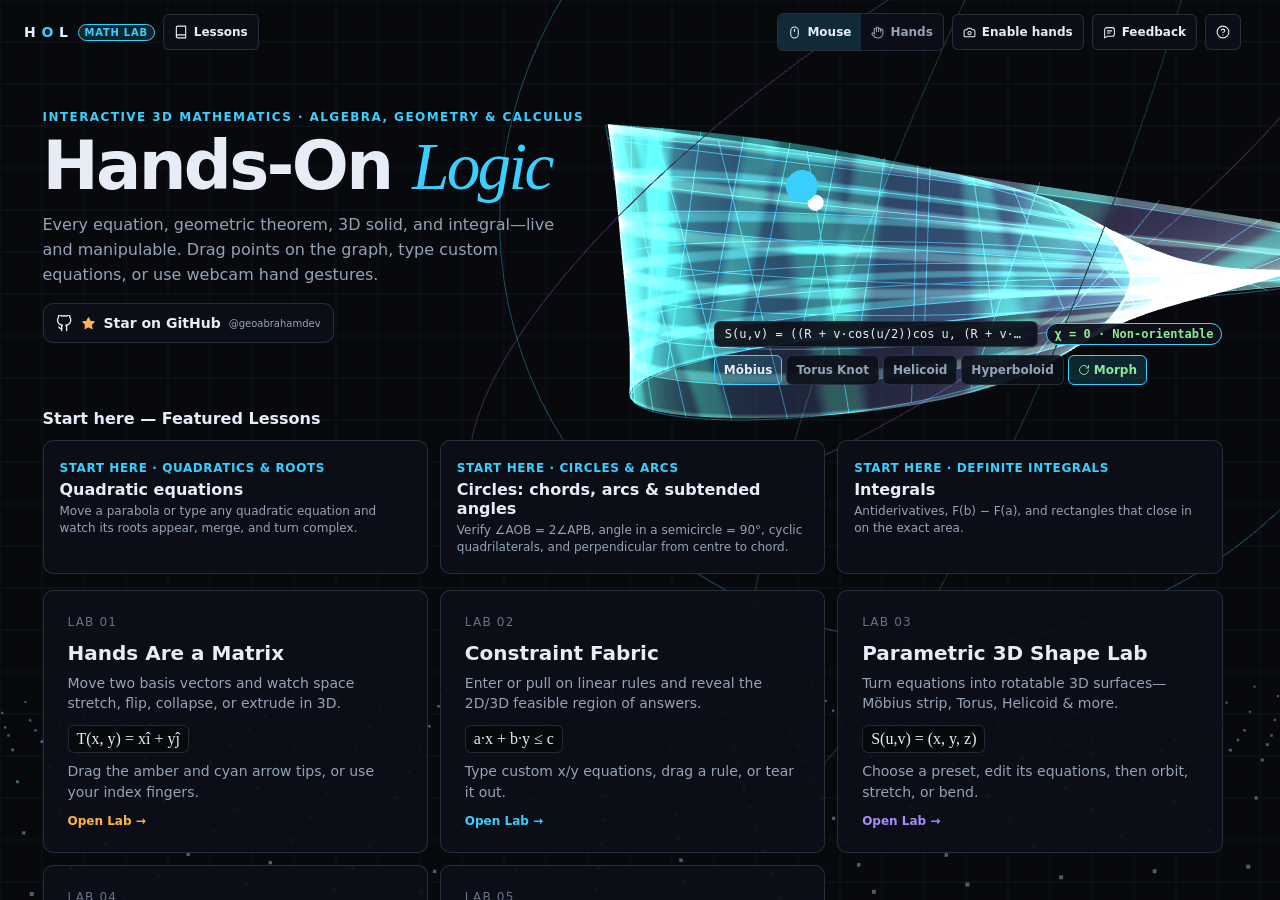
<file: index.html>
<!doctype html>
<html lang="en">
  <head>
    <meta charset="UTF-8" />
    <meta name="viewport" content="width=device-width, initial-scale=1.0" />
    <meta name="theme-color" content="#07090d" />
    <meta name="robots" content="index, follow, max-image-preview:large, max-snippet:-1, max-video-preview:-1" />
    <link rel="manifest" href="./manifest.webmanifest" />
    <link rel="icon" href="./app-icon.svg" type="image/svg+xml" />
    <meta
      name="description"
      content="Interactive school maths you move with your mouse or your hands: equations, coordinate geometry, conics, derivatives and integrals (Class 8–12)."
    />
    <meta property="og:type" content="website" />
    <meta property="og:locale" content="en_US" />
    <meta property="og:site_name" content="Hands-On Logic" />
    <meta property="og:title" content="Hands-On Logic — Interactive 3D Mathematics" />
    <meta
      property="og:description"
      content="Move equations, geometric theorems, 3D surfaces and integrals with your mouse, custom inputs or webcam hand gestures."
    />
    <meta property="og:url" content="https://geoabrahamdev.github.io/hands-on-logic-site/" />
    <meta property="og:image" content="https://geoabrahamdev.github.io/hands-on-logic-site/social-preview.png" />
    <meta property="og:image:width" content="1280" />
    <meta property="og:image:height" content="640" />
    <meta property="og:image:alt" content="Hands-On Logic interactive 3D mathematics homepage" />
    <meta name="twitter:card" content="summary_large_image" />
    <meta name="twitter:title" content="Hands-On Logic — Interactive 3D Mathematics" />
    <meta
      name="twitter:description"
      content="Move equations, geometric theorems, 3D surfaces and integrals with your mouse, custom inputs or webcam hand gestures."
    />
    <meta name="twitter:image" content="https://geoabrahamdev.github.io/hands-on-logic-site/social-preview.png" />
    <link rel="canonical" href="https://geoabrahamdev.github.io/hands-on-logic-site/" />
    <script type="application/ld+json">
      {
        "@context": "https://schema.org",
        "@type": "WebApplication",
        "name": "Hands-On Logic",
        "url": "https://geoabrahamdev.github.io/hands-on-logic-site/",
        "description": "A free interactive mathematics laboratory for exploring algebra, geometry, calculus, matrices, data, and manipulable 3D surfaces.",
        "applicationCategory": "EducationalApplication",
        "operatingSystem": "Any",
        "browserRequirements": "Requires JavaScript; WebGL is used for enhanced 3D visualizations.",
        "isAccessibleForFree": true,
        "offers": {
          "@type": "Offer",
          "price": "0",
          "priceCurrency": "USD"
        },
        "educationalUse": ["instruction", "self study", "demonstration"],
        "audience": {
          "@type": "EducationalAudience",
          "educationalRole": ["student", "teacher"]
        },
        "inLanguage": "en",
        "author": {
          "@type": "Person",
          "name": "Geo Abraham",
          "url": "https://github.com/geoabrahamdev"
        }
      }
    </script>
    <title>Hands-On Logic — Free Interactive Maths Lab (Class 8–12)</title>
    <script type="module" crossorigin src="./assets/index-BWX9AAp1.js"></script>
    <link rel="modulepreload" crossorigin href="./assets/demos-DNYmRfvY.js">
    <link rel="modulepreload" crossorigin href="./assets/lesson-engine-R3QehIHK.js">
    <link rel="stylesheet" crossorigin href="./assets/index-DL8adNbw.css">
  </head>
  <body>
    <div id="app"></div>
  </body>
</html>
</file>
<file: assets/index-DL8adNbw.css>
:root{--color-bg: #07090d;--color-surface-1: rgba(12, 16, 24, .92);--color-surface-2: rgba(20, 27, 39, .92);--color-surface-3: rgba(8, 12, 20, .97);--color-border: rgba(150, 170, 200, .2);--color-border-strong: #39d0ff;--color-text: #e6edf6;--color-text-dim: #95a3b8;--color-text-faint: #647387;--color-input: #ffb347;--color-primary: #39d0ff;--color-secondary: #a78bfa;--color-answer: #8ce99a;--color-conflict: #ff6b6b;--color-guide: #4b5b72;--color-primary-tint: rgba(57, 208, 255, .14);--color-input-tint: rgba(255, 179, 71, .14);--color-secondary-tint: rgba(167, 139, 250, .14);--color-answer-tint: rgba(140, 233, 154, .14);--color-conflict-tint: rgba(255, 107, 107, .14);--color-backdrop: rgba(7, 9, 13, .62);--shadow-drawer: -24px 0 80px rgba(7, 9, 13, .52);--font-sans: Inter, ui-sans-serif, system-ui, -apple-system, BlinkMacSystemFont, "Segoe UI", sans-serif;--font-math: "STIX Two Math", "Cambria Math", Georgia, "Times New Roman", serif;--font-mono: ui-monospace, "Cascadia Mono", Consolas, monospace;--text-xs: .75rem;--text-sm: .875rem;--text-md: 1rem;--text-lg: 1.25rem;--text-hero: clamp(2.2rem, 5.5vw, 4.2rem);--space-1: 4px;--space-2: 8px;--space-3: 12px;--space-4: 16px;--space-6: 24px;--space-8: 32px;--space-12: 48px;--radius-sm: 6px;--radius-md: 10px;--radius-lg: 14px;--z-stage: 0;--z-overlay: 10;--z-panel: 20;--z-topbar: 30;--z-modal: 40;--z-toast: 50;--motion-fast: .12s;--motion-base: .2s;--motion-slow: .32s;color:var(--color-text);background:var(--color-bg);font-family:var(--font-sans);font-synthesis:none}*{box-sizing:border-box}html,body,#app{width:100%;min-width:320px;height:100%;margin:0;overflow:hidden;background:var(--color-bg)}.ui-icon{display:inline-block;vertical-align:-2px;flex-shrink:0}button:focus-visible,a:focus-visible,input:focus-visible,.stage:focus-visible{outline:2px solid var(--color-border-strong);outline-offset:2px}.stage{display:block;position:fixed;top:0;right:0;bottom:0;left:0;z-index:var(--z-stage);touch-action:none;user-select:none;-webkit-user-select:none}.stage:focus-visible{outline-offset:-4px}.hud{position:fixed;top:0;right:0;bottom:0;left:0;z-index:var(--z-topbar);pointer-events:none;padding:var(--space-3) var(--space-6)}.hud.modal-open{z-index:var(--z-modal)}.hud.landing{overflow-y:auto;overscroll-behavior:contain;scrollbar-gutter:stable;pointer-events:auto;padding-bottom:var(--space-12)}.topbar{position:relative;z-index:var(--z-topbar);display:flex;align-items:center;justify-content:space-between;gap:var(--space-3);min-height:40px;pointer-events:auto}.brand-cluster,.top-actions{display:flex;align-items:center;gap:var(--space-2)}.wordmark,.back-link{display:inline-flex;align-items:center;gap:var(--space-1);color:var(--color-text);text-decoration:none}.wordmark{letter-spacing:.12em;font-size:var(--text-sm);font-weight:700}.wordmark span{color:var(--color-primary)}.version-pill{margin-left:var(--space-1);padding:2px 6px;border:1px solid var(--color-border-strong);border-radius:999px;background:var(--color-primary-tint);color:var(--color-primary);font-size:.62rem;letter-spacing:.08em}.nav-drawer-btn,.mode-button,.enable-hands,.feedback-button,.back-link{display:inline-flex;align-items:center;gap:6px;min-height:36px;padding:6px 10px;border:1px solid var(--color-border);border-radius:var(--radius-sm);background:var(--color-surface-1);color:var(--color-text);font:inherit;font-size:var(--text-xs);font-weight:600;cursor:pointer;transition:border-color var(--motion-fast) ease-out,background var(--motion-fast) ease-out}.nav-drawer-btn:hover,.enable-hands:hover,.feedback-button:hover,.feedback-button.active,.back-link:hover{border-color:var(--color-border-strong);background:var(--color-primary-tint)}.mode-toggle{display:inline-flex;border:1px solid var(--color-border);border-radius:var(--radius-sm);background:var(--color-surface-1)}.mode-button{border:0;background:transparent;color:var(--color-text-dim)}.mode-button:first-child{border-radius:var(--radius-sm) 0 0 var(--radius-sm)}.mode-button:last-child{border-radius:0 var(--radius-sm) var(--radius-sm) 0}.mode-button.active{background:var(--color-primary-tint);color:var(--color-text)}.icon-button{display:inline-flex;align-items:center;justify-content:center;width:36px;height:36px;border:1px solid var(--color-border);border-radius:var(--radius-sm);background:var(--color-surface-1);color:var(--color-text);cursor:pointer}.icon-button:hover{border-color:var(--color-border-strong)}.has-tooltip{position:relative}.has-tooltip[data-tooltip]:focus-visible:after{content:attr(data-tooltip);position:absolute;z-index:var(--z-toast);top:calc(100% + var(--space-2));right:0;width:max-content;max-width:min(280px,calc(100vw - 24px));padding:var(--space-2) var(--space-3);border:1px solid var(--color-border-strong);border-radius:var(--radius-sm);background:var(--color-surface-3);color:var(--color-text);font-size:var(--text-xs);font-weight:500;line-height:1.4;text-align:left;white-space:normal;pointer-events:none}@media (hover: hover){.has-tooltip[data-tooltip]:hover:after{content:attr(data-tooltip);position:absolute;z-index:var(--z-toast);top:calc(100% + var(--space-2));right:0;width:max-content;max-width:min(280px,calc(100vw - 24px));padding:var(--space-2) var(--space-3);border:1px solid var(--color-border-strong);border-radius:var(--radius-sm);background:var(--color-surface-3);color:var(--color-text);font-size:var(--text-xs);font-weight:500;line-height:1.4;text-align:left;white-space:normal;pointer-events:none}}.hud-toast,.hud-message{position:fixed;z-index:var(--z-toast);bottom:var(--space-6);left:50%;display:inline-flex;align-items:center;gap:var(--space-2);max-width:min(520px,calc(100vw - 32px));margin:0;padding:var(--space-2) var(--space-4);transform:translate(-50%);border:1px solid var(--color-border-strong);border-radius:var(--radius-sm);background:var(--color-surface-3);color:var(--color-text);font-size:var(--text-sm);pointer-events:auto}.hud-message{border-color:var(--color-input)}.hands-onboarding{position:fixed;z-index:var(--z-modal);bottom:var(--space-6);left:var(--space-6);width:min(380px,calc(100vw - 32px));padding:var(--space-4);border:1px solid var(--color-border-strong);border-radius:var(--radius-lg);background:var(--color-surface-3);pointer-events:auto}.onboarding-header{display:flex;align-items:center;justify-content:space-between;margin-bottom:var(--space-3);font-size:var(--text-sm)}.onboarding-steps{display:grid;grid-template-columns:repeat(3,1fr);gap:var(--space-2);margin:0;padding:0;list-style:none}.onboarding-steps li{display:flex;flex-direction:column;gap:var(--space-1);padding:var(--space-2);border:1px solid var(--color-border);border-radius:var(--radius-sm);background:var(--color-surface-1);font-size:var(--text-xs)}.onboarding-steps .step-icon{color:var(--color-primary)}.onboarding-steps small{color:var(--color-text-dim);line-height:1.35}.help-panel{position:fixed;z-index:var(--z-modal);top:64px;right:var(--space-6);width:min(340px,calc(100vw - 32px));padding:var(--space-6);border:1px solid var(--color-border);border-radius:var(--radius-lg);background:var(--color-surface-3);pointer-events:auto}.help-panel h2{margin:0 0 var(--space-4);font-size:var(--text-md)}.help-panel .close-help{position:absolute;top:var(--space-3);right:var(--space-3)}.help-panel dl{display:grid;grid-template-columns:92px 1fr;gap:var(--space-2);margin:0;color:var(--color-text-dim);font-size:var(--text-xs)}.help-panel dt{color:var(--color-primary);font-weight:700}.help-panel dd{margin:0}.hud.recording .topbar,.hud.recording .help-panel,.hud.recording .hud-message,.hud.recording .hud-toast{opacity:0;pointer-events:none}.feedback-backdrop{position:fixed;z-index:var(--z-modal);top:0;right:0;bottom:0;left:0;border:0;background:var(--color-backdrop);cursor:default;pointer-events:auto}.feedback-drawer{position:fixed;z-index:calc(var(--z-modal) + 1);top:0;right:0;width:min(420px,calc(100vw - 24px));height:100%;overflow-y:auto;padding:var(--space-8) var(--space-6);border-left:1px solid var(--color-border-strong);background:var(--color-surface-3);box-shadow:var(--shadow-drawer);pointer-events:auto}.feedback-header{display:flex;align-items:flex-start;justify-content:space-between;gap:var(--space-4)}.feedback-header h2{margin:0;color:var(--color-text);font-size:var(--text-lg)}.feedback-copy{margin:var(--space-4) 0;color:var(--color-text-dim);font-size:var(--text-sm);line-height:1.55}.feedback-contact{margin:var(--space-8) 0 var(--space-2);padding:var(--space-4);border:1px solid var(--color-border-strong);border-radius:var(--radius-md);background:var(--color-primary-tint);color:var(--color-text);font-size:var(--text-md);line-height:1.5}.feedback-contact a{color:var(--color-primary);font-weight:700;overflow-wrap:anywhere}.landing-content{width:min(1180px,100%);margin:0 auto}.landing-hero-row{display:grid;grid-template-columns:minmax(0,1.12fr) minmax(320px,.88fr);gap:var(--space-6);align-items:center;margin-top:var(--space-4)}.landing-copy{max-width:640px}.eyebrow{margin:0 0 var(--space-2);color:var(--color-primary);font-size:var(--text-xs);font-weight:700;letter-spacing:.12em;text-transform:uppercase}h1{margin:0;color:var(--color-text);font-size:var(--text-hero);font-weight:700;letter-spacing:-.04em;line-height:1.02}h1 em{color:var(--color-primary);font-family:var(--font-math);font-weight:400}.lede{max-width:520px;margin:var(--space-3) 0 0;color:var(--color-text-dim);font-size:var(--text-md);line-height:1.55}.github-star-button{display:inline-flex;align-items:center;gap:var(--space-2);min-height:40px;margin-top:var(--space-4);padding:7px 12px;border:1px solid var(--color-border);border-radius:var(--radius-md);background:var(--color-surface-1);color:var(--color-text);font-size:var(--text-xs);text-decoration:none;pointer-events:auto;transition:transform var(--motion-fast) ease-out,border-color var(--motion-fast) ease-out}.github-star-button:hover{transform:translateY(-1px);border-color:var(--color-input)}.github-star-button strong{font-size:var(--text-sm)}.github-star-button small{color:var(--color-text-dim)}.github-star-symbol{display:inline-flex;color:var(--color-input)}.github-star-symbol .ui-icon{fill:currentColor}.hero-stage-card{display:flex;flex-direction:column;gap:var(--space-2);padding:0;border:0;background:transparent;pointer-events:auto}.hero-stage-viewport{height:245px;cursor:grab;touch-action:none}.hero-stage-viewport:active{cursor:grabbing}@media (pointer: coarse){.hero-stage-viewport{touch-action:pan-y}}.hero-stage-meta{display:flex;align-items:center;justify-content:space-between;gap:var(--space-2)}.hero-stage-badge{flex-shrink:0;padding:3px 8px;border:1px solid var(--color-border-strong);border-radius:999px;background:var(--color-surface-1);color:var(--color-answer);font-family:var(--font-mono);font-size:var(--text-xs);font-weight:600}.hero-stage-eq{flex:1;min-width:0;padding:5px 10px;border:1px solid var(--color-border);border-radius:var(--radius-sm);background:var(--color-surface-1);color:var(--color-text);font-family:var(--font-mono);font-size:var(--text-xs);white-space:nowrap;overflow:hidden;text-overflow:ellipsis}.hero-stage-controls{display:flex;flex-wrap:wrap;gap:var(--space-1)}.hero-manifold-btn{display:inline-flex;align-items:center;gap:4px;min-height:30px;padding:4px 9px;border:1px solid var(--color-border);border-radius:var(--radius-sm);background:var(--color-surface-1);color:var(--color-text-dim);font:inherit;font-size:var(--text-xs);font-weight:600;cursor:pointer}.hero-manifold-btn:hover,.hero-manifold-btn.active{border-color:var(--color-border-strong);background:var(--color-primary-tint);color:var(--color-text)}.hero-manifold-btn.morph-toggle.active{color:var(--color-answer)}.hero-lite .hero-stage-controls,.hero-lite .hero-stage-badge{display:none}.landing-hero-row>*{min-width:0}.start-here-section{margin-top:var(--space-6)}.section-subtitle{margin:0 0 var(--space-3);color:var(--color-text);font-size:var(--text-md);font-weight:650}.starter-grid{display:grid;grid-template-columns:repeat(3,minmax(0,1fr));gap:var(--space-3)}.starter-card{border-color:var(--color-border-strong);background:var(--color-surface-2)}.demo-tiles{display:grid;grid-template-columns:repeat(3,minmax(0,1fr));gap:var(--space-3);margin-top:var(--space-4);pointer-events:auto}.demo-tile{display:flex;flex-direction:column;min-height:240px;padding:var(--space-6);border:1px solid var(--color-border);border-radius:var(--radius-md);background:var(--color-surface-1);color:var(--color-text);text-decoration:none;transition:transform var(--motion-base) ease-out,border-color var(--motion-base) ease-out}.demo-tile:hover{transform:translateY(-2px);border-color:var(--color-border-strong)}.demo-tile.amber:hover{border-color:var(--color-input)}.demo-tile.cyan:hover{border-color:var(--color-primary)}.demo-tile.violet:hover{border-color:var(--color-secondary)}.demo-tile.green:hover{border-color:var(--color-answer)}.tile-index{color:var(--color-text-faint);font-size:var(--text-xs);letter-spacing:.1em}.demo-tile h2{margin:var(--space-3) 0 var(--space-2);font-size:var(--text-lg)}.demo-tile p{margin:0;color:var(--color-text-dim);font-size:var(--text-sm);line-height:1.45}.tile-equation{display:block;width:fit-content;margin:var(--space-3) 0 var(--space-2);padding:var(--space-1) var(--space-2);border:1px solid var(--color-border);border-radius:var(--radius-sm);background:var(--color-bg);color:var(--color-text);font-family:var(--font-math);font-size:var(--text-md)}.tile-action{display:block;margin-top:auto;padding-top:var(--space-3);font-size:var(--text-xs);font-weight:650}.amber .tile-action{color:var(--color-input)}.cyan .tile-action{color:var(--color-primary)}.violet .tile-action{color:var(--color-secondary)}.green .tile-action{color:var(--color-answer)}.quick-start,.equation-guide{margin-top:var(--space-8)}.quick-start{display:grid;grid-template-columns:minmax(200px,.7fr) minmax(0,1.5fr);gap:var(--space-8);padding-top:var(--space-6);border-top:1px solid var(--color-border)}.quick-start h2{margin:0;font-size:var(--text-lg)}.quick-start ol{display:grid;margin:0;padding:0;list-style:none;counter-reset:steps}.quick-start li{display:grid;grid-template-columns:36px minmax(130px,.6fr) minmax(180px,1fr);gap:var(--space-3);align-items:baseline;padding:var(--space-3) 0;border-bottom:1px solid var(--color-border);font-size:var(--text-sm);counter-increment:steps}.quick-start li:before{content:"0" counter(steps);color:var(--color-primary);font-size:var(--text-xs);font-weight:700}.quick-start li span{color:var(--color-text-dim);line-height:1.5}.equation-guide{display:grid;grid-template-columns:repeat(3,minmax(0,1fr));gap:var(--space-3)}.equation-guide article{padding:var(--space-6);border:1px solid var(--color-border);border-radius:var(--radius-md);background:var(--color-surface-1)}.display-equation{margin:var(--space-3) 0;font-family:var(--font-math);font-size:var(--text-lg)}.equation-guide article:first-child .display-equation{color:var(--color-input)}.equation-guide article:nth-child(2) .display-equation{color:var(--color-primary)}.equation-guide article:last-child .display-equation{color:var(--color-secondary)}.equation-guide article>p:last-child{margin:0;color:var(--color-text-dim);font-size:var(--text-sm);line-height:1.5}.lesson-index{display:grid;gap:var(--space-6);margin:var(--space-8) 0 var(--space-12)}.chapter-chip-bar{display:flex;flex-wrap:wrap;gap:var(--space-2)}.chapter-chip{min-height:36px;padding:6px 12px;border:1px solid var(--color-border);border-radius:var(--radius-sm);background:var(--color-surface-1);color:var(--color-text-dim);font:inherit;font-size:var(--text-xs);font-weight:600;cursor:pointer}.chapter-chip.active,.chapter-chip:hover{border-color:var(--color-border-strong);background:var(--color-primary-tint);color:var(--color-text)}.lesson-chapter h2{margin:0 0 var(--space-2);font-size:var(--text-lg)}.lesson-chapter>p{margin:0 0 var(--space-3);color:var(--color-text-dim);font-size:var(--text-sm)}.lesson-cards{display:grid;grid-template-columns:repeat(auto-fill,minmax(240px,1fr));gap:var(--space-3)}.lesson-card{display:block;padding:var(--space-4);border:1px solid var(--color-border);border-radius:var(--radius-md);background:var(--color-surface-1);color:var(--color-text);text-decoration:none;pointer-events:auto;transition:border-color var(--motion-fast) ease-out,transform var(--motion-fast) ease-out}.lesson-card:hover{border-color:var(--color-border-strong);transform:translateY(-2px)}.lesson-card .class-label{color:var(--color-primary);font-size:var(--text-xs);font-weight:700;text-transform:uppercase;letter-spacing:.05em}.lesson-card h3{margin:var(--space-1) 0;font-size:var(--text-md)}.lesson-card p{margin:0;color:var(--color-text-dim);font-size:var(--text-xs);line-height:1.45}.demo-guide{position:fixed;z-index:var(--z-panel);top:68px;right:var(--space-6);width:min(380px,calc(100vw - 32px));max-height:calc(100vh - 88px);overflow-y:auto;padding:var(--space-4);border:1px solid var(--color-border);border-radius:var(--radius-lg);background:var(--color-surface-1);color:var(--color-text-dim);pointer-events:auto;scrollbar-width:thin}.guide-kicker{margin:0 0 var(--space-2);color:var(--color-primary);font-size:var(--text-xs);font-weight:700;letter-spacing:.08em;text-transform:uppercase}.guide-equation{color:var(--color-text);font-family:var(--font-math);font-size:var(--text-lg)}.matrix-guide .guide-equation:first-of-type{color:var(--color-input)}.fabric-guide .guide-equation:first-of-type{color:var(--color-primary)}.guide-equation.secondary{margin-top:var(--space-1);color:var(--color-text-dim);font-size:var(--text-md)}.scenario-segmented,.guide-button-row,.shape-tool-row{display:grid;grid-template-columns:repeat(3,1fr);gap:var(--space-2);margin-top:var(--space-3)}.demo-guide button{display:inline-flex;align-items:center;justify-content:center;gap:var(--space-1);min-height:36px;padding:6px 10px;border:1px solid var(--color-border);border-radius:var(--radius-sm);background:var(--color-surface-2);color:var(--color-text);font:inherit;font-size:var(--text-xs);font-weight:600;cursor:pointer}.demo-guide button:hover,.demo-guide button.active{border-color:var(--color-border-strong);background:var(--color-primary-tint)}.demo-guide .primary-action{border-color:var(--color-border-strong);background:var(--color-primary-tint);color:var(--color-primary);font-weight:700}.constraint-form,.shape-form{display:grid;gap:var(--space-2);margin-top:var(--space-3)}.constraint-form label,.shape-form label span{color:var(--color-text-dim);font-size:var(--text-xs);font-weight:600}.shape-form label{display:grid;gap:var(--space-1)}.constraint-form input,.shape-form input{width:100%;min-height:36px;padding:6px 10px;border:1px solid var(--color-border);border-radius:var(--radius-sm);background:var(--color-bg);color:var(--color-text);font:var(--text-xs) var(--font-mono);font-variant-numeric:tabular-nums}.inline-form{display:grid;grid-template-columns:1fr auto;gap:var(--space-2)}.example-row{display:flex;align-items:center;justify-content:space-between;gap:var(--space-2);margin-top:var(--space-2);color:var(--color-text-faint);font-size:var(--text-xs)}.preset-row{display:grid;grid-template-columns:repeat(3,1fr);gap:var(--space-1);margin:var(--space-2) 0}.tool-hint{margin:var(--space-2) 0 0;color:var(--color-text-dim);font-size:var(--text-xs);line-height:1.4}.deformation-controls,.live-orientation{margin-top:var(--space-3);padding:var(--space-3);border:1px solid var(--color-border);border-radius:var(--radius-md);background:var(--color-bg);font-variant-numeric:tabular-nums}.deformation-control-heading,.orientation-heading{display:flex;align-items:baseline;justify-content:space-between;gap:var(--space-2);margin-bottom:var(--space-2);font-size:var(--text-xs);color:var(--color-text)}.deformation-slider-grid{display:grid;grid-template-columns:repeat(2,minmax(0,1fr));gap:var(--space-2)}.deformation-slider{display:grid;gap:var(--space-1);font-size:var(--text-xs)}.deformation-slider>span{display:flex;justify-content:space-between;color:var(--color-text-dim)}.deformation-slider output,.orientation-heading output,.orientation-equations output,.rotation-matrix output{color:var(--color-secondary);font-family:var(--font-mono);font-size:var(--text-xs);font-variant-numeric:tabular-nums}.deformation-slider input{width:100%;accent-color:var(--color-secondary);cursor:ew-resize}.parameter-grid{display:grid;grid-template-columns:repeat(4,minmax(0,1fr));gap:var(--space-2)}.orientation-result{display:grid;gap:var(--space-2)}.orientation-equations{display:grid;gap:var(--space-1)}.matrix-wrap{display:flex;align-items:center;gap:var(--space-2);font-family:var(--font-mono);font-size:var(--text-xs)}.rotation-matrix{display:grid;width:168px;grid-template-columns:repeat(3,1fr);gap:2px 6px;padding:2px 6px;border-left:1px solid var(--color-secondary);border-right:1px solid var(--color-secondary)}.deformation-popover{position:fixed;z-index:var(--z-overlay);top:164px;left:var(--space-6);width:min(500px,36vw);padding:var(--space-3) var(--space-4);border:1px solid var(--color-border);border-radius:var(--radius-md);background:var(--color-surface-1);pointer-events:none;font-variant-numeric:tabular-nums}.deformation-popover-heading{display:flex;align-items:center;justify-content:space-between;margin-bottom:var(--space-2);color:var(--color-secondary);font-size:var(--text-xs);font-weight:700;text-transform:uppercase}.deformation-pipeline{display:flex;align-items:center;gap:var(--space-2);font-size:var(--text-xs)}.deformation-pipeline>div{display:grid;gap:2px;font-family:var(--font-mono);color:var(--color-text)}.lesson-panel{position:fixed;z-index:var(--z-panel);top:64px;right:var(--space-6);bottom:var(--space-4);width:390px;overflow-x:hidden;overflow-y:auto;padding:var(--space-4);border:1px solid var(--color-border);border-radius:var(--radius-lg);background:var(--color-surface-1);color:var(--color-text);font-size:var(--text-sm);line-height:1.5;pointer-events:auto;scrollbar-width:thin;font-variant-numeric:tabular-nums}.lesson-panel.dock-left{right:auto;left:var(--space-6)}.lesson-panel.collapsed{bottom:auto;height:auto;max-height:112px;overflow:hidden}.lesson-panel.collapsed .lesson-body{display:none}.lesson-top-header{margin-bottom:var(--space-3)}.lesson-breadcrumb-row{display:flex;align-items:center;justify-content:space-between;gap:var(--space-2);margin-bottom:var(--space-1)}.lesson-kicker{margin:0;color:var(--color-primary);font-size:var(--text-xs);font-weight:700;letter-spacing:.04em;text-transform:uppercase}.sheet-pos-group{display:none;gap:var(--space-1)}.sheet-pos-btn{padding:3px 7px;border:1px solid var(--color-border);border-radius:var(--radius-sm);background:var(--color-surface-2);color:var(--color-text-dim);font:inherit;font-size:var(--text-xs);cursor:pointer}.sheet-pos-btn.active{border-color:var(--color-border-strong);color:var(--color-text);background:var(--color-primary-tint)}.lesson-panel h2{margin:0 0 var(--space-1);color:var(--color-text);font-size:var(--text-lg);line-height:1.2}.lesson-hint{margin:0 0 var(--space-2);color:var(--color-text-dim);font-size:var(--text-xs);line-height:1.4}.lesson-key-result{padding:var(--space-2) var(--space-3);border:1px solid var(--color-border-strong);border-radius:var(--radius-sm);background:var(--color-answer-tint);color:var(--color-answer);font-family:var(--font-mono);font-size:var(--text-sm);font-weight:700;font-variant-numeric:tabular-nums;transition:background var(--motion-slow) ease-out}.lesson-key-result:empty{display:none}.lesson-key-result.flash{background:var(--color-primary-tint)}.lesson-challenge{margin:0 0 var(--space-3);padding:var(--space-2) var(--space-3);border:1px solid var(--color-input);border-radius:var(--radius-sm);background:var(--color-input-tint);color:var(--color-text);font-size:var(--text-xs)}.lesson-challenge.solved{border-color:var(--color-answer);background:var(--color-answer-tint)}.lesson-challenge code{display:inline-block;margin-top:2px;color:var(--color-text);font-weight:700}.challenge-next{margin-left:var(--space-2);padding:4px 8px;border:1px solid var(--color-answer);border-radius:var(--radius-sm);background:var(--color-surface-2);color:var(--color-text);font:inherit;font-size:var(--text-xs);cursor:pointer}.lesson-variants{display:flex;flex-wrap:wrap;gap:var(--space-1);margin-bottom:var(--space-3)}.lesson-variants button{min-height:34px;padding:5px 10px;border:1px solid var(--color-border);border-radius:var(--radius-sm);background:var(--color-surface-2);color:var(--color-text-dim);font:inherit;font-size:var(--text-xs);font-weight:600;cursor:pointer}.lesson-variants button.active{border-color:var(--color-border-strong);background:var(--color-primary-tint);color:var(--color-text)}.lesson-equations,.lesson-inputs{margin-bottom:var(--space-3);padding:var(--space-3);border:1px solid var(--color-border);border-radius:var(--radius-md);background:var(--color-bg)}.lesson-inputs:empty{display:none}.inputs-header{margin-bottom:var(--space-2);color:var(--color-text-dim);font-size:var(--text-xs);font-weight:700;letter-spacing:.05em;text-transform:uppercase}.lesson-eq-list,.handle-input-grid{display:grid;gap:var(--space-2)}.lesson-eq-label{display:block;margin-bottom:var(--space-1);color:var(--color-text);font-size:var(--text-xs);font-weight:600}.lesson-eq-row{display:flex;gap:var(--space-2)}.lesson-eq-input{flex:1;min-width:0;min-height:36px;padding:5px 8px;border:1px solid var(--color-border);border-radius:var(--radius-sm);background:var(--color-surface-1);color:var(--color-text);font:var(--text-xs) var(--font-mono)}.lesson-eq-apply{min-height:36px;padding:5px 12px;border:1px solid var(--color-border-strong);border-radius:var(--radius-sm);background:var(--color-primary-tint);color:var(--color-text);font:inherit;font-size:var(--text-xs);font-weight:600;cursor:pointer}.eq-preset-row{display:flex;flex-wrap:wrap;gap:var(--space-1);margin-top:var(--space-2)}.eq-preset-chip{min-height:30px;padding:4px 8px;border:1px solid var(--color-border);border-radius:999px;background:var(--color-surface-2);color:var(--color-text-dim);font:inherit;font-size:var(--text-xs);cursor:pointer}.eq-preset-chip:hover,.eq-preset-chip.active{border-color:var(--color-border-strong);background:var(--color-primary-tint);color:var(--color-text)}.lesson-eq-error{margin:var(--space-1) 0 0;color:var(--color-conflict);font-size:var(--text-xs);font-weight:600}.handle-control-block{padding-bottom:var(--space-2);border-bottom:1px solid var(--color-border)}.handle-control-block:last-child{padding-bottom:0;border-bottom:0}.handle-input-row{display:grid;grid-template-columns:minmax(84px,1fr) 82px 82px;gap:var(--space-2);align-items:center}.param-input-row{display:flex;align-items:center;justify-content:space-between;gap:var(--space-2)}.param-number-wrap{display:inline-flex;align-items:center;gap:var(--space-1);color:var(--color-text-dim);font-size:var(--text-xs)}.param-number-wrap input{width:84px}.handle-slider-row{display:grid;grid-template-columns:1fr 1fr;gap:var(--space-2);margin-top:var(--space-1)}.param-slider-row{margin-top:var(--space-1)}.handle-slider-row input[type=range],.param-slider-row input[type=range]{width:100%;height:20px;accent-color:var(--color-input);cursor:pointer}.handle-badge{display:inline-flex;align-items:center;gap:6px;color:var(--color-text);font-size:var(--text-xs);font-weight:600;overflow:hidden;text-overflow:ellipsis;white-space:nowrap}.handle-badge i{width:8px;height:8px;border-radius:50%;flex-shrink:0}.handle-input-row label{display:flex;align-items:center;gap:var(--space-1);color:var(--color-text-dim);font-size:var(--text-xs)}.handle-input-row input,.param-number-wrap input{min-height:32px;padding:4px 6px;border:1px solid var(--color-border);border-radius:var(--radius-sm);background:var(--color-surface-1);color:var(--color-text);font:var(--text-xs) var(--font-mono);font-variant-numeric:tabular-nums}.teacher-step-bar{display:flex;align-items:center;justify-content:space-between;gap:var(--space-2);margin-bottom:var(--space-2);padding:var(--space-1) var(--space-2);border:1px solid var(--color-border);border-radius:var(--radius-sm);background:var(--color-surface-2);color:var(--color-text-dim);font-size:var(--text-xs);font-weight:600}.teacher-step-btns{display:flex;gap:var(--space-1)}.teacher-step-btns button{min-height:28px;padding:2px 8px;border:1px solid var(--color-border);border-radius:var(--radius-sm);background:var(--color-surface-1);color:var(--color-text);font:inherit;font-size:var(--text-xs);cursor:pointer}.teacher-step-btns button.active{border-color:var(--color-border-strong);background:var(--color-primary-tint)}.teacher-step-btns button:disabled{opacity:.35;cursor:default}.step-block{margin:0 0 var(--space-2);padding:var(--space-2) var(--space-3);border-left:3px solid var(--color-border);border-radius:0 var(--radius-sm) var(--radius-sm) 0;background:var(--color-surface-2)}.step-block.result{border-left-color:var(--color-answer);background:var(--color-answer-tint)}.step-block.warn{border-left-color:var(--color-input);background:var(--color-input-tint)}.step-block h3{margin:0 0 var(--space-1);color:var(--color-text);font-size:var(--text-xs)}.step-block ol{margin:0;padding:0;list-style:none;font-family:var(--font-mono);font-size:var(--text-xs);font-variant-numeric:tabular-nums}.step-block li{padding:1px 0;overflow-wrap:anywhere;white-space:pre-wrap}.lesson-toolbar-footer{margin-top:var(--space-3);padding-top:var(--space-3);border-top:1px solid var(--color-border)}.lesson-action-bar{display:flex;align-items:center;gap:var(--space-2);position:relative}.lesson-action-btn{display:inline-flex;align-items:center;gap:5px;min-height:36px;padding:6px 10px;border:1px solid var(--color-border);border-radius:var(--radius-sm);background:var(--color-surface-2);color:var(--color-text);font:inherit;font-size:var(--text-xs);font-weight:600;cursor:pointer}.lesson-action-btn:hover,.lesson-action-btn.active{border-color:var(--color-border-strong);background:var(--color-primary-tint)}.more-menu-wrap{position:relative;margin-left:auto}.more-menu{position:absolute;z-index:var(--z-modal);bottom:calc(100% + var(--space-2));right:0;display:grid;gap:var(--space-1);min-width:210px;padding:var(--space-2);border:1px solid var(--color-border-strong);border-radius:var(--radius-md);background:var(--color-surface-3)}.more-menu[hidden]{display:none}.more-item{display:flex;align-items:center;gap:var(--space-2);width:100%;min-height:34px;padding:6px 10px;border:0;border-radius:var(--radius-sm);background:transparent;color:var(--color-text);font:inherit;font-size:var(--text-xs);text-align:left;cursor:pointer}.more-item:hover,.more-item.active{background:var(--color-primary-tint);color:var(--color-primary)}.lesson-controls{margin:var(--space-2) 0 0;color:var(--color-text-faint);font-size:var(--text-xs)}body.recording .lesson-toolbar-footer,body.recording .lesson-variants,body.recording .lesson-inputs,body.recording .demo-guide{display:none}.pattern-group-title{margin:var(--space-2) 0 var(--space-1);color:var(--color-text-faint);font-size:var(--text-xs);font-weight:700;letter-spacing:.08em;text-transform:uppercase}.hidden-tag{margin-left:2px;color:var(--color-input);font-size:10px;font-weight:700}.pattern-help{margin:var(--space-1) 0 var(--space-2);color:var(--color-text-dim);font-size:var(--text-xs);line-height:1.45}.pattern-rule{margin:var(--space-2) 0;color:var(--color-text-dim);font:var(--text-xs) var(--font-mono);overflow-wrap:anywhere}.pattern-lesson-link{display:inline-flex;align-items:center;gap:6px;margin-bottom:var(--space-2);color:var(--color-primary);font-size:var(--text-xs);font-weight:600;text-decoration:none}.pattern-lesson-link:hover{text-decoration:underline}.pattern-random-row,.pattern-zoom-row,.pattern-sweep-row{display:flex;flex-wrap:wrap;align-items:center;gap:var(--space-2);margin-bottom:var(--space-3)}.pattern-random.active{border-color:var(--color-input);background:var(--color-input-tint);color:var(--color-input)}.pattern-tabs button{flex:1}.pattern-tab-content{min-height:120px}.pattern-select{flex:1;font-family:inherit}.pattern-details{margin-top:var(--space-2);color:var(--color-text-dim);font-size:var(--text-xs)}.pattern-details summary{min-height:32px;padding:6px 0;color:var(--color-text);font-weight:600;cursor:pointer}.pattern-details ol,.pattern-details ul{margin:0;padding-left:var(--space-4)}.pattern-details li{margin:2px 0}.pattern-link{padding:4px 0;border:0;background:none;color:var(--color-primary);font:inherit;text-align:left;cursor:pointer}.pattern-link:hover{text-decoration:underline}.digit-bars{position:relative;display:grid;grid-template-columns:repeat(10,1fr);gap:4px;height:96px;margin:var(--space-2) 0}.digit-bar{display:flex;flex-direction:column;justify-content:flex-end;align-items:center;gap:2px;min-width:0}.digit-bar span{width:100%;min-height:2px;border-radius:2px 2px 0 0;background:var(--color-primary)}.digit-bar b{color:var(--color-text-dim);font:600 var(--text-xs) var(--font-mono);line-height:16px}.digit-even{position:absolute;left:0;right:0;border-top:1px dashed var(--color-input);pointer-events:none}body.recording .pattern-panel{display:none}body.recording,body.recording .stage{cursor:none}.studio-panel{display:flex;flex-direction:column}.studio-panel .lesson-body{min-height:0;overflow-y:auto}.studio-tabs{display:grid;grid-template-columns:repeat(3,1fr);gap:var(--space-1);margin:var(--space-3) 0;padding:3px;border:1px solid var(--color-border);border-radius:var(--radius-sm);background:var(--color-bg)}.studio-tabs button,.studio-tool-grid button,.studio-toggle-grid button,.studio-inline button,.studio-actions button,.eq-preset-row button{min-height:34px;padding:5px 9px;border:1px solid var(--color-border);border-radius:var(--radius-sm);background:var(--color-surface-2);color:var(--color-text-dim);font:inherit;font-size:var(--text-xs);font-weight:600;cursor:pointer}.studio-tabs button.active,.studio-tool-grid button.active,.studio-toggle-grid button.active,.studio-inline button.active{border-color:var(--color-border-strong);background:var(--color-primary-tint);color:var(--color-text)}.studio-section h3{margin:var(--space-3) 0 var(--space-2);color:var(--color-text-dim);font-size:var(--text-xs);letter-spacing:.05em;text-transform:uppercase}.studio-help{margin:0 0 var(--space-3);color:var(--color-text-dim);font-size:var(--text-xs);line-height:1.45}.studio-help code{color:var(--color-primary);font-family:var(--font-mono)}.studio-expressions{display:grid;gap:var(--space-2)}.studio-expression{display:grid;grid-template-columns:48px minmax(0,1fr) 42px;gap:var(--space-1);align-items:center;padding:var(--space-1);border:1px solid transparent;border-radius:var(--radius-sm)}.studio-expression.selected{border-color:var(--color-border);background:var(--color-surface-2)}.studio-expression input,.studio-section textarea,.studio-number-grid input,.studio-inline select{width:100%;min-width:0;min-height:34px;padding:5px 7px;border:1px solid var(--color-border);border-radius:var(--radius-sm);background:var(--color-bg);color:var(--color-text);font:var(--text-xs) var(--font-mono)}.studio-expression>button{min-height:34px;border:1px solid var(--color-border);border-radius:var(--radius-sm);background:var(--color-surface-1);color:var(--color-text);font:600 var(--text-xs) var(--font-sans);cursor:pointer}.studio-expression .studio-color{border-left:4px solid var(--expr-color)}.studio-expression .lesson-eq-error{grid-column:1 / -1}.studio-range{display:grid;grid-template-columns:20px 1fr 70px;gap:var(--space-2);align-items:center;margin:var(--space-1) 0;color:var(--color-text);font:600 var(--text-xs) var(--font-mono)}.studio-range input[type=range]{width:100%;accent-color:var(--color-primary)}.studio-range input[type=number]{min-width:0;min-height:30px;padding:4px 5px;border:1px solid var(--color-border);border-radius:var(--radius-sm);background:var(--color-bg);color:var(--color-text);font:inherit}.studio-inline{display:flex;flex-wrap:wrap;align-items:center;gap:var(--space-2);margin:var(--space-2) 0}.studio-inline label{display:flex;align-items:center;gap:var(--space-2);color:var(--color-text-dim);font-size:var(--text-xs)}.studio-inline select{width:58px}.studio-toggle-grid,.studio-tool-grid{display:grid;grid-template-columns:repeat(3,1fr);gap:var(--space-1);margin:var(--space-2) 0}.studio-number-grid{display:grid;grid-template-columns:repeat(3,1fr);gap:var(--space-2);margin:var(--space-2) 0}.studio-number-grid label{color:var(--color-text-dim);font-size:10px;text-transform:uppercase}.studio-number-grid input{margin-top:3px}.studio-table-wrap{max-height:190px;overflow:auto;margin-top:var(--space-2);border:1px solid var(--color-border);border-radius:var(--radius-sm)}.studio-table-wrap table{width:100%;border-collapse:collapse;font:var(--text-xs) var(--font-mono)}.studio-table-wrap th,.studio-table-wrap td{padding:4px 8px;border-bottom:1px solid var(--color-border);text-align:right}.studio-metric-list{margin-top:var(--space-3);padding:var(--space-2);border:1px solid var(--color-border);border-radius:var(--radius-sm);background:var(--color-bg)}.studio-metric-list p{margin:0;padding:3px 0;color:var(--color-text-dim);font:var(--text-xs) var(--font-mono);overflow-wrap:anywhere}.studio-section textarea{resize:vertical;line-height:1.45}.studio-section [data-data-form] button{width:100%;min-height:36px;margin-top:var(--space-2);border:1px solid var(--color-border-strong);border-radius:var(--radius-sm);background:var(--color-primary-tint);color:var(--color-text);font-weight:700;cursor:pointer}.studio-actions{display:flex;flex-wrap:wrap;gap:var(--space-1);margin-top:var(--space-3);padding-top:var(--space-3);border-top:1px solid var(--color-border)}body.recording .studio-panel{display:none}.holo-nav-modal{position:fixed;z-index:var(--z-modal);inset:var(--space-6);display:flex;flex-direction:column;padding:var(--space-6);border:1px solid var(--color-border-strong);border-radius:var(--radius-lg);background:var(--color-surface-3);pointer-events:auto}.holo-nav-header{display:flex;align-items:center;justify-content:space-between;flex-wrap:wrap;gap:var(--space-3);padding-bottom:var(--space-3);border-bottom:1px solid var(--color-border)}.holo-nav-header h2{margin:0;font-size:var(--text-lg);color:var(--color-text)}.holo-nav-search{flex:1;min-width:220px;max-width:440px;min-height:38px;padding:var(--space-2) var(--space-3);border:1px solid var(--color-border-strong);border-radius:var(--radius-sm);background:var(--color-surface-1);color:var(--color-text);font:inherit;font-size:var(--text-sm)}.holo-nav-body{flex:1;overflow-y:auto;padding-top:var(--space-3);display:grid;gap:var(--space-4)}.holo-nav-group h3{margin:0 0 var(--space-2);color:var(--color-primary);font-size:var(--text-sm)}.holo-nav-grid{display:grid;grid-template-columns:repeat(auto-fill,minmax(230px,1fr));gap:var(--space-2)}.holo-nav-item{display:flex;flex-direction:column;gap:var(--space-1);padding:var(--space-3);border:1px solid var(--color-border);border-radius:var(--radius-md);background:var(--color-surface-1);color:var(--color-text);text-decoration:none}.holo-nav-item:hover,.holo-nav-item.nav-selected{border-color:var(--color-border-strong);background:var(--color-surface-2)}.holo-nav-item .class-label{color:var(--color-primary);font-size:var(--text-xs);font-weight:700;text-transform:uppercase}.holo-nav-item strong{font-size:var(--text-sm)}.holo-nav-item mark{background:var(--color-primary-tint);color:var(--color-primary);padding:0 2px;border-radius:2px}.holo-nav-item small{color:var(--color-text-dim);font-size:var(--text-xs);line-height:1.35}.sr-only{position:absolute;width:1px;height:1px;padding:0;margin:-1px;overflow:hidden;clip:rect(0,0,0,0);white-space:nowrap;border:0}@media (pointer: coarse){.fine-pointer-only{display:none}}@media (max-width: 1023px){.lesson-panel{width:320px}.deformation-popover{display:none}.landing-hero-row{grid-template-columns:1fr}.starter-grid,.demo-tiles,.equation-guide{grid-template-columns:repeat(2,minmax(0,1fr))}}@media (max-width: 819px){.demo-guide{top:auto;bottom:var(--space-2);left:var(--space-2);right:var(--space-2);width:auto;max-height:38vh;padding:var(--space-3)}}@media (max-width: 599px){.hud{padding:var(--space-2) var(--space-3)}.version-pill,.top-label{display:none}.topbar{gap:var(--space-2)}.brand-cluster,.top-actions{gap:var(--space-1)}.nav-drawer-btn,.mode-button{min-width:36px;padding-left:var(--space-2);padding-right:var(--space-2);justify-content:center}.nav-drawer-btn span,.mode-button span{position:absolute;width:1px;height:1px;overflow:hidden;clip:rect(0 0 0 0);clip-path:inset(50%);white-space:nowrap}.lesson-panel{top:auto;left:var(--space-2);right:var(--space-2);bottom:var(--space-2);width:auto;height:44vh;padding:var(--space-3)}.lesson-panel.dock-left{left:var(--space-2);right:var(--space-2)}.lesson-panel[data-sheet=peek]{height:22vh;min-height:128px}.lesson-panel[data-sheet=half]{height:44vh}.lesson-panel[data-sheet=full]{height:74vh}.sheet-pos-group{display:inline-flex}.holo-nav-modal{inset:var(--space-2);padding:var(--space-3)}.starter-grid,.demo-tiles,.equation-guide,.quick-start{grid-template-columns:1fr}.quick-start li{grid-template-columns:32px 1fr}.quick-start li span{grid-column:2}.parameter-grid{grid-template-columns:repeat(2,minmax(0,1fr))}.has-tooltip[data-tooltip]:hover:after,.has-tooltip[data-tooltip]:focus-visible:after{left:0;right:auto}.feedback-drawer{top:auto;width:100%;height:min(82vh,680px);padding:var(--space-6) var(--space-4);border-top:1px solid var(--color-border-strong);border-left:0;border-radius:var(--radius-lg) var(--radius-lg) 0 0}}@media (prefers-reduced-motion: reduce){*,*:before,*:after{scroll-behavior:auto!important;transition-duration:.01ms!important}}@media print{html,body,#app{overflow:visible;background:Canvas}.topbar,.lesson-panel,.hud-message,.hud-toast,.camera-inset{display:none!important}.stage{position:static;width:100vw!important;height:72vh!important;background:var(--color-bg);print-color-adjust:exact;-webkit-print-color-adjust:exact}}
</file>
